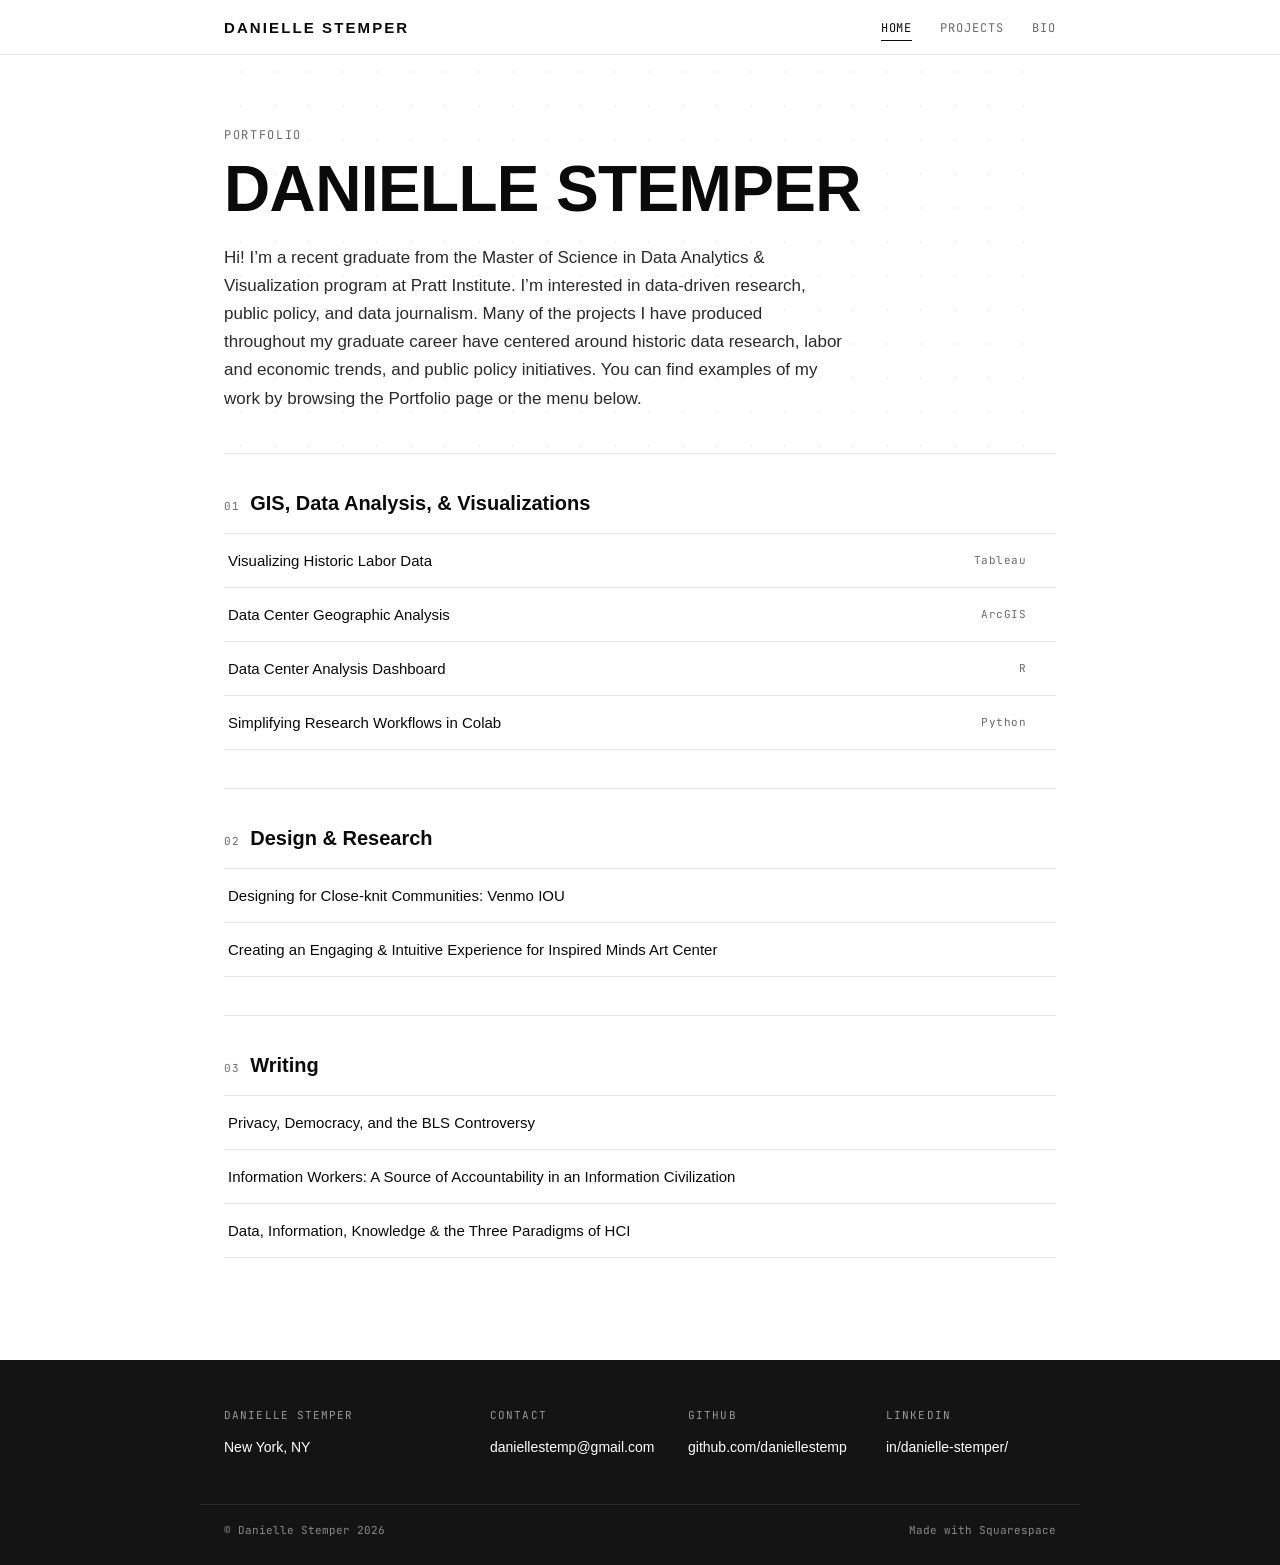
<file: index.html>
<!DOCTYPE html>
<html lang="en">
<head>
<meta charset="UTF-8">
<meta name="viewport" content="width=device-width, initial-scale=1">
<title>DANIELLE STEMPER</title>
<link rel="preconnect" href="https://fonts.googleapis.com">
<link href="https://fonts.googleapis.com/css2?family=JetBrains+Mono:wght@400;500&display=swap" rel="stylesheet">
<link rel="stylesheet" href="style.css">
</head>
<body>

<header>
  <div class="nav-inner">
    <a href="index.html" class="logo">DANIELLE STEMPER</a>
    <nav>
      <ul>
        <li><a href="index.html" class="active">Home</a></li>
        <li><a href="projects.html">Projects</a></li>
        <li><a href="bio.html">Bio</a></li>
      </ul>
    </nav>
  </div>
</header>

<main>
  <div class="hero">
    <canvas id="dots"></canvas>
    <div class="hero-content">
      <p class="eyebrow">Portfolio</p>
      <h1 class="name">DANIELLE STEMPER</h1>
      <p class="lede">Hi! I’m a recent graduate from the Master of Science in Data Analytics &amp; Visualization program at Pratt Institute. I’m interested in data-driven research, public policy, and data journalism. Many of the projects I have produced throughout my graduate career have centered around historic data research, labor and economic trends, and public policy initiatives. You can find examples of my work by browsing the Portfolio page or the menu below.</p>
    </div>
  </div>

  <div class="section">
    <div class="section-head"><span class="tag">01</span><h2>GIS, Data Analysis, &amp; Visualizations</h2></div>
    <div class="rows">
      <div class="row"><a href="tableau-labor.html">
        <span class="title">Visualizing Historic Labor Data</span><span class="type">Tableau</span>
        <span class="arrow">↗</span>
      </a></div>
      <div class="row"><a href="arcgis-data-centers.html">
        <span class="title">Data Center Geographic Analysis</span><span class="type">ArcGIS</span>
        <span class="arrow">↗</span>
      </a></div>
      <div class="row"><a href="energy-dash.html">
        <span class="title">Data Center Analysis Dashboard</span><span class="type">R</span>
        <span class="arrow">↗</span>
      </a></div>
      <div class="row"><a href="python-research.html">
        <span class="title">Simplifying Research Workflows in Colab</span><span class="type">Python</span>
        <span class="arrow">↗</span>
      </a></div>
    </div>
  </div>

  <div class="section">
    <div class="section-head"><span class="tag">02</span><h2>Design &amp; Research</h2></div>
    <div class="rows">
      <div class="row"><a href="venmo-iou.html">
        <span class="title">Designing for Close-knit Communities: Venmo IOU</span>
        <span class="arrow">↗</span>
      </a></div>
      <div class="row"><a href="inspired-minds.html">
        <span class="title">Creating an Engaging &amp; Intuitive Experience for Inspired Minds Art Center</span>
        <span class="arrow">↗</span>
      </a></div>
    </div>
  </div>

  <div class="section">
    <div class="section-head"><span class="tag">03</span><h2>Writing</h2></div>
    <div class="rows">
      <div class="row"><a href="commentary-bls.html">
        <span class="title">Privacy, Democracy, and the BLS Controversy</span>
        <span class="arrow">↗</span>
      </a></div>
      <div class="row"><a href="info-workers-commentary-1.html">
        <span class="title">Information Workers: A Source of Accountability in an Information Civilization</span>
        <span class="arrow">↗</span>
      </a></div>
      <div class="row"><a href="data-info-know-commentary.html">
        <span class="title">Data, Information, Knowledge &amp; the Three Paradigms of HCI</span>
        <span class="arrow">↗</span>
      </a></div>
    </div>
  </div>
</main>

<footer>
  <div class="footer-inner">
    <div><h3>Danielle Stemper</h3><p>New York, NY</p></div>
    <div><h3>Contact</h3><p><a href="mailto:daniellestemp@gmail.com">daniellestemp@gmail.com</a></p></div>
    <div><h3>Github</h3><p><a href="https://github.com/daniellestemp" target="_blank" rel="noopener">github.com/daniellestemp</a></p></div>
    <div><h3>LinkedIn</h3><p><a href="https://www.linkedin.com/in/danielle-stemper/" target="_blank" rel="noopener">in/danielle-stemper/</a></p></div>
  </div>
  <div class="footer-bottom">
    <span>© Danielle Stemper 2026</span>
    <span>Made with Squarespace</span>
  </div>
</footer>

<script>
  const canvas = document.getElementById('dots');
  const ctx = canvas.getContext('2d');
  let w, h, points = [];

  function resize(){
    const hero = canvas.parentElement;
    w = canvas.width = hero.clientWidth;
    h = canvas.height = hero.clientHeight;
    const gap = 34;
    points = [];
    for(let y = gap/2; y < h; y += gap){
      for(let x = gap/2; x < w; x += gap){
        points.push({x, y, ox:x, oy:y});
      }
    }
  }

  let mouse = {x:-9999, y:-9999};
  canvas.parentElement.addEventListener('mousemove', e => {
    const r = canvas.getBoundingClientRect();
    mouse.x = e.clientX - r.left;
    mouse.y = e.clientY - r.top;
  });
  canvas.parentElement.addEventListener('mouseleave', () => { mouse.x = -9999; mouse.y = -9999; });

  function draw(){
    ctx.clearRect(0,0,w,h);
    for(const p of points){
      const dx = mouse.x - p.ox, dy = mouse.y - p.oy;
      const dist = Math.sqrt(dx*dx + dy*dy);
      const force = Math.max(0, 1 - dist / 140);
      p.x += ((p.ox - force*dx*0.35) - p.x) * 0.12;
      p.y += ((p.oy - force*dy*0.35) - p.y) * 0.12;
      const r = 1.1 + force * 1.6;
      ctx.beginPath();
      ctx.arc(p.x, p.y, r, 0, Math.PI*2);
      ctx.fillStyle = `rgba(10,10,10,${0.14 + force*0.5})`;
      ctx.fill();
    }
    requestAnimationFrame(draw);
  }

  window.addEventListener('resize', resize);
  resize();
  draw();
</script>

</body>
</html>
</file>
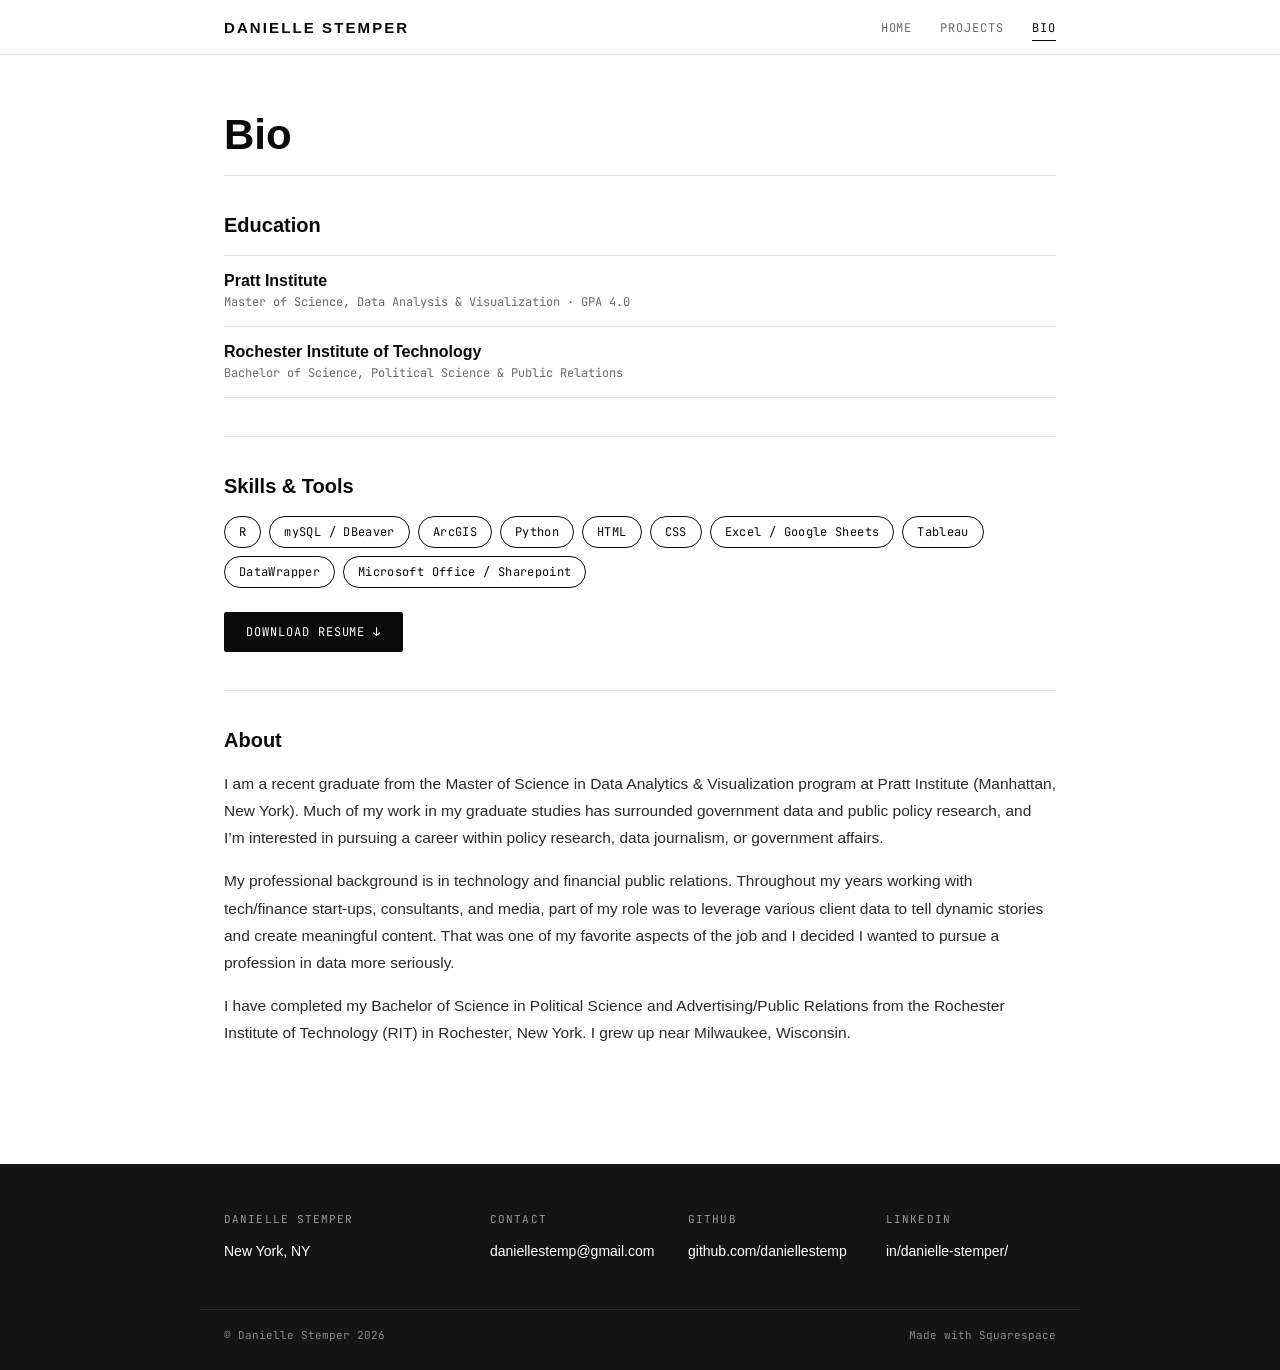
<file: bio.html>
<!DOCTYPE html>
<html lang="en">
<head>
<meta charset="UTF-8">
<meta name="viewport" content="width=device-width, initial-scale=1">
<title>Bio — DANIELLE STEMPER</title>
<link rel="preconnect" href="https://fonts.googleapis.com">
<link href="https://fonts.googleapis.com/css2?family=JetBrains+Mono:wght@400;500&display=swap" rel="stylesheet">
<link rel="stylesheet" href="style.css">
</head>
<body>

<header>
  <div class="nav-inner">
    <a href="index.html" class="logo">DANIELLE STEMPER</a>
    <nav>
      <ul>
        <li><a href="index.html">Home</a></li>
        <li><a href="projects.html">Projects</a></li>
        <li><a href="bio.html" class="active">Bio</a></li>
      </ul>
    </nav>
  </div>
</header>

<main>
  <div class="page-head" style="padding-bottom:0;">
    <h1>Bio</h1>
  </div>

  <div class="section">
    <div class="section-head"><h2>Education</h2></div>
    <div class="bio-grid">
      <div class="edu-item">
        <div class="school">Pratt Institute</div>
        <div class="detail">Master of Science, Data Analysis &amp; Visualization · GPA 4.0</div>
      </div>
      <div class="edu-item">
        <div class="school">Rochester Institute of Technology</div>
        <div class="detail">Bachelor of Science, Political Science &amp; Public Relations</div>
      </div>
    </div>
  </div>

  <div class="section">
    <div class="section-head"><h2>Skills &amp; Tools</h2></div>
    <div class="chips">
      <span class="chip">R</span>
      <span class="chip">mySQL / DBeaver</span>
      <span class="chip">ArcGIS</span>
      <span class="chip">Python</span>
      <span class="chip">HTML</span>
      <span class="chip">CSS</span>
      <span class="chip">Excel / Google Sheets</span>
      <span class="chip">Tableau</span>
      <span class="chip">DataWrapper</span>
      <span class="chip">Microsoft Office / Sharepoint</span>
    </div>
    <a class="resume-btn" href="https://www.daniellestemper.com/s/DanielleStemper_Resume-1.pdf" target="_blank" rel="noopener">Download Resume ↓</a>
  </div>

  <div class="section">
    <div class="section-head"><h2>About</h2></div>
    <div class="about-copy">
      <p>I am a recent graduate from the Master of Science in Data Analytics &amp; Visualization program at Pratt Institute (Manhattan, New York). Much of my work in my graduate studies has surrounded government data and public policy research, and I’m interested in pursuing a career within policy research, data journalism, or government affairs.</p>
      <p>My professional background is in technology and financial public relations. Throughout my years working with tech/finance start-ups, consultants, and media, part of my role was to leverage various client data to tell dynamic stories and create meaningful content. That was one of my favorite aspects of the job and I decided I wanted to pursue a profession in data more seriously.</p>
      <p>I have completed my Bachelor of Science in Political Science and Advertising/Public Relations from the Rochester Institute of Technology (RIT) in Rochester, New York. I grew up near Milwaukee, Wisconsin.</p>
    </div>
  </div>
</main>

<footer>
  <div class="footer-inner">
    <div><h3>Danielle Stemper</h3><p>New York, NY</p></div>
    <div><h3>Contact</h3><p><a href="mailto:daniellestemp@gmail.com">daniellestemp@gmail.com</a></p></div>
    <div><h3>Github</h3><p><a href="https://github.com/daniellestemp" target="_blank" rel="noopener">github.com/daniellestemp</a></p></div>
    <div><h3>LinkedIn</h3><p><a href="https://www.linkedin.com/in/danielle-stemper/" target="_blank" rel="noopener">in/danielle-stemper/</a></p></div>
  </div>
  <div class="footer-bottom">
    <span>© Danielle Stemper 2026</span>
    <span>Made with Squarespace</span>
  </div>
</footer>

</body>
</html>
</file>
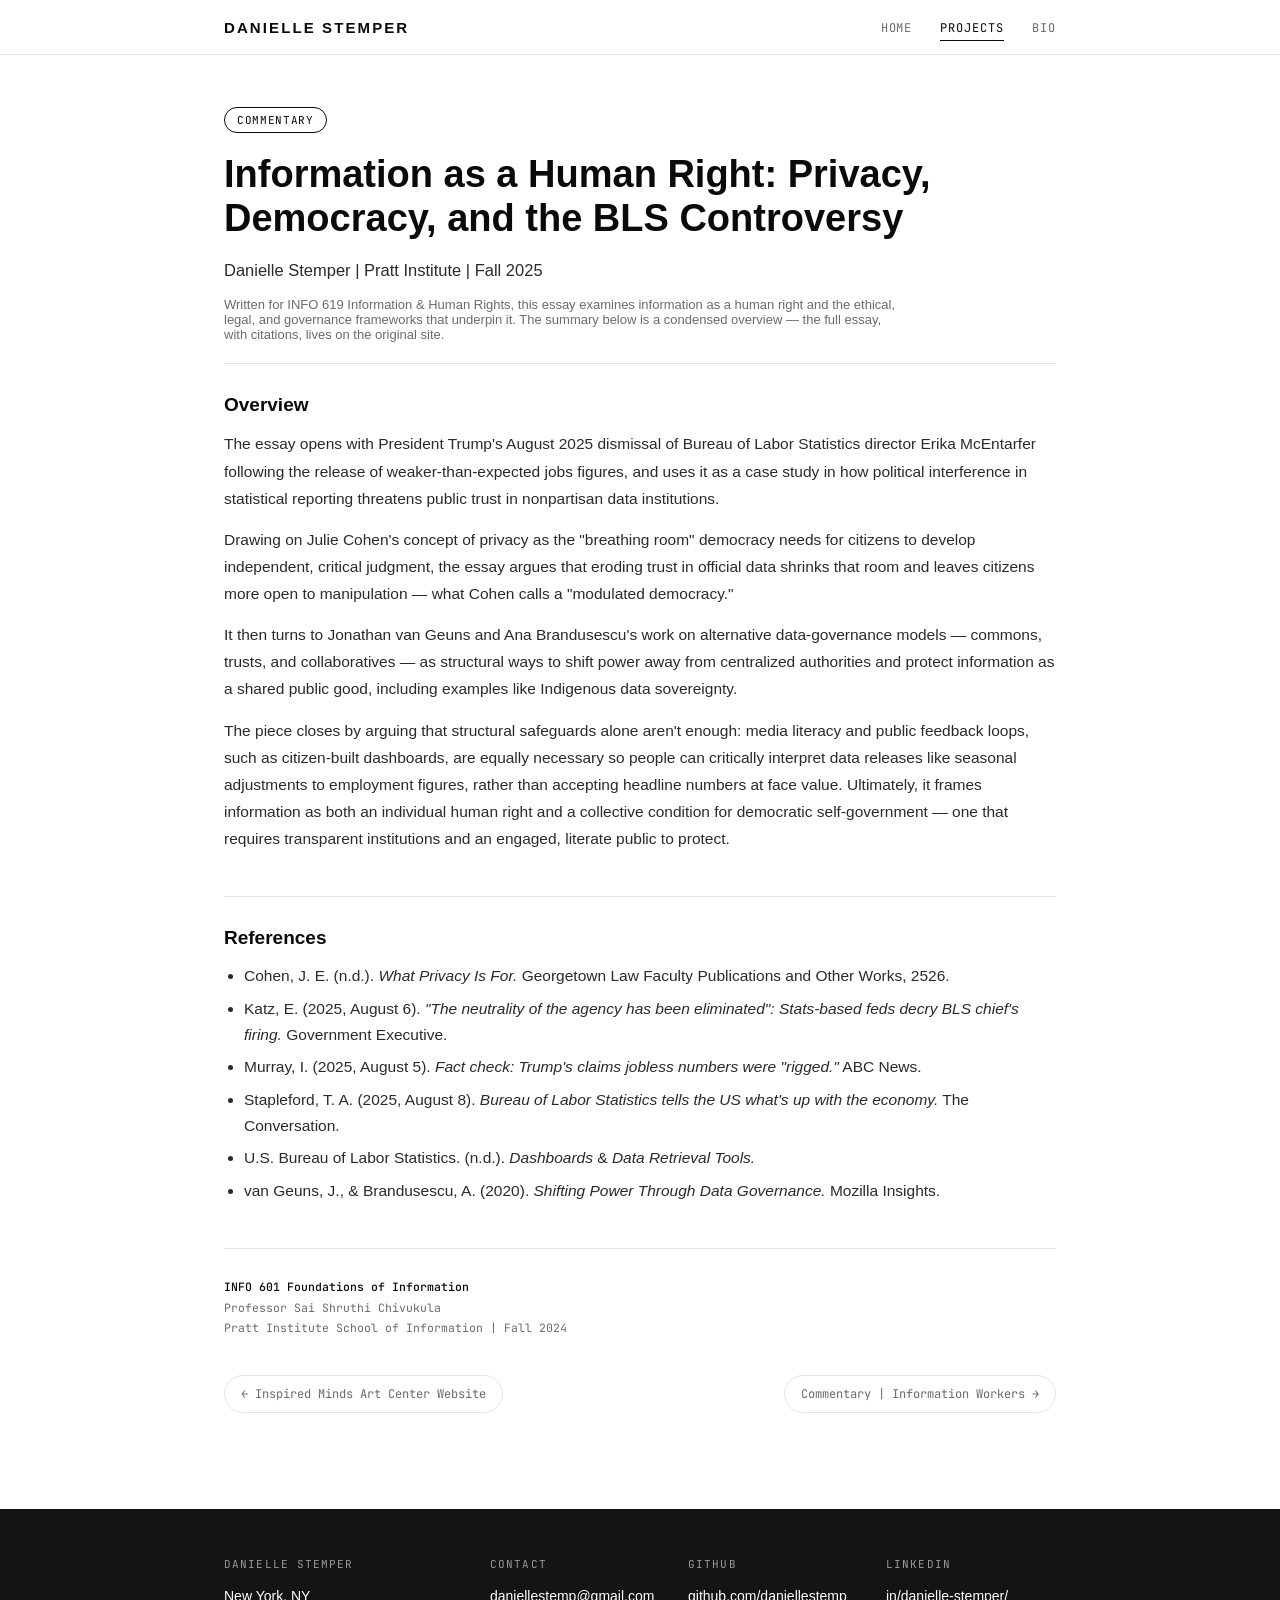
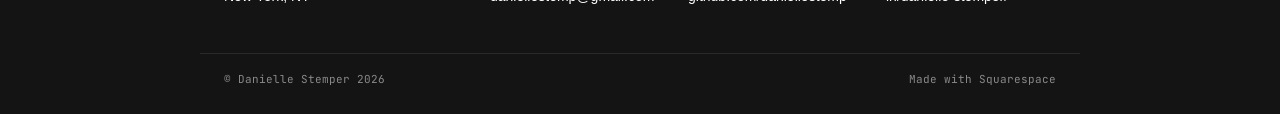
<file: commentary-bls.html>
<!DOCTYPE html>
<html lang="en">
<head>
<meta charset="UTF-8">
<meta name="viewport" content="width=device-width, initial-scale=1">
<title>Commentary | Privacy, Democracy, and the BLS Controversy — DANIELLE STEMPER</title>
<link rel="preconnect" href="https://fonts.googleapis.com">
<link href="https://fonts.googleapis.com/css2?family=JetBrains+Mono:wght@400;500&display=swap" rel="stylesheet">
<link rel="stylesheet" href="style.css">
</head>
<body>

<header>
  <div class="nav-inner">
    <a href="index.html" class="logo">DANIELLE STEMPER</a>
    <nav>
      <ul>
        <li><a href="index.html">Home</a></li>
        <li><a href="projects.html" class="active">Projects</a></li>
        <li><a href="bio.html">Bio</a></li>
      </ul>
    </nav>
  </div>
</header>

<main>
  <div class="project-hero">
    <div class="tags"><span class="tag-chip">Commentary</span></div>
    <h1>Information as a Human Right: Privacy, Democracy, and the BLS Controversy</h1>
    <p class="project-lede">Danielle Stemper | Pratt Institute | Fall 2025</p>
    <p style="font-size:13px;color:var(--gray-500);max-width:680px;">Written for INFO 619 Information &amp; Human Rights, this essay examines information as a human right and the ethical, legal, and governance frameworks that underpin it. The summary below is a condensed overview — the full essay, with citations, lives on the original site.</p>
  </div>

  <div class="art-section">
    <h2>Overview</h2>
    <p>The essay opens with President Trump's August 2025 dismissal of Bureau of Labor Statistics director Erika McEntarfer following the release of weaker-than-expected jobs figures, and uses it as a case study in how political interference in statistical reporting threatens public trust in nonpartisan data institutions.</p>
    <p>Drawing on Julie Cohen's concept of privacy as the "breathing room" democracy needs for citizens to develop independent, critical judgment, the essay argues that eroding trust in official data shrinks that room and leaves citizens more open to manipulation — what Cohen calls a "modulated democracy."</p>
    <p>It then turns to Jonathan van Geuns and Ana Brandusescu's work on alternative data-governance models — commons, trusts, and collaboratives — as structural ways to shift power away from centralized authorities and protect information as a shared public good, including examples like Indigenous data sovereignty.</p>
    <p>The piece closes by arguing that structural safeguards alone aren't enough: media literacy and public feedback loops, such as citizen-built dashboards, are equally necessary so people can critically interpret data releases like seasonal adjustments to employment figures, rather than accepting headline numbers at face value. Ultimately, it frames information as both an individual human right and a collective condition for democratic self-government — one that requires transparent institutions and an engaged, literate public to protect.</p>
  </div>

  <div class="art-section">
    <h2>References</h2>
    <ul style="font-size:13.5px;line-height:1.8;">
      <li>Cohen, J. E. (n.d.). <em>What Privacy Is For.</em> Georgetown Law Faculty Publications and Other Works, 2526.</li>
      <li>Katz, E. (2025, August 6). <em>"The neutrality of the agency has been eliminated": Stats-based feds decry BLS chief's firing.</em> Government Executive.</li>
      <li>Murray, I. (2025, August 5). <em>Fact check: Trump's claims jobless numbers were "rigged."</em> ABC News.</li>
      <li>Stapleford, T. A. (2025, August 8). <em>Bureau of Labor Statistics tells the US what's up with the economy.</em> The Conversation.</li>
      <li>U.S. Bureau of Labor Statistics. (n.d.). <em>Dashboards</em> &amp; <em>Data Retrieval Tools.</em></li>
      <li>van Geuns, J., &amp; Brandusescu, A. (2020). <em>Shifting Power Through Data Governance.</em> Mozilla Insights.</li>
    </ul>
  </div>

  <div class="course-meta">
    <strong>INFO 601 Foundations of Information</strong><br>
    Professor Sai Shruthi Chivukula<br>
    Pratt Institute School of Information | Fall 2024
  </div>

  <div class="prevnext">
    <a href="inspired-minds.html">← Inspired Minds Art Center Website</a>
    <a href="info-workers-commentary-1.html">Commentary | Information Workers →</a>
  </div>
</main>

<footer>
  <div class="footer-inner">
    <div><h3>Danielle Stemper</h3><p>New York, NY</p></div>
    <div><h3>Contact</h3><p><a href="mailto:daniellestemp@gmail.com">daniellestemp@gmail.com</a></p></div>
    <div><h3>Github</h3><p><a href="https://github.com/daniellestemp" target="_blank" rel="noopener">github.com/daniellestemp</a></p></div>
    <div><h3>LinkedIn</h3><p><a href="https://www.linkedin.com/in/danielle-stemper/" target="_blank" rel="noopener">in/danielle-stemper/</a></p></div>
  </div>
  <div class="footer-bottom">
    <span>© Danielle Stemper 2026</span>
    <span>Made with Squarespace</span>
  </div>
</footer>

</body>
</html>
</file>
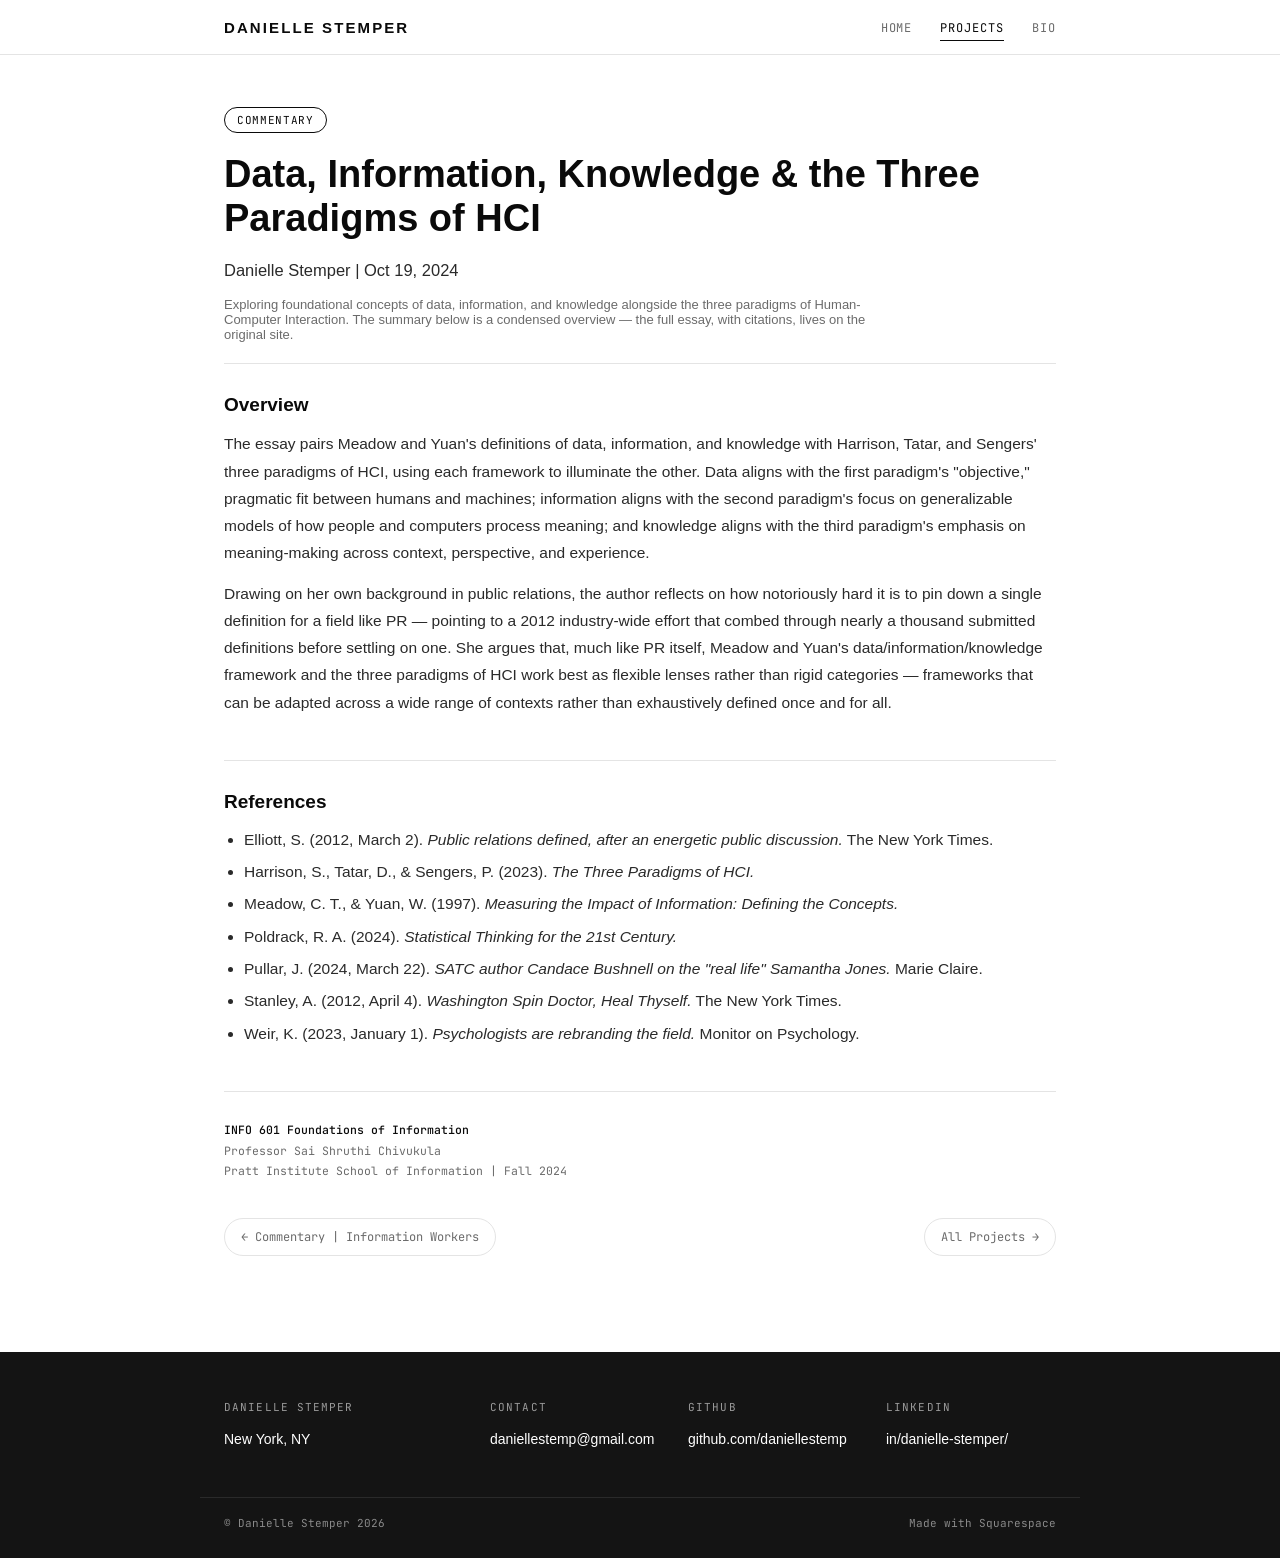
<file: data-info-know-commentary.html>
<!DOCTYPE html>
<html lang="en">
<head>
<meta charset="UTF-8">
<meta name="viewport" content="width=device-width, initial-scale=1">
<title>Commentary | Data, Information, Knowledge &amp; the Three Paradigms of HCI — DANIELLE STEMPER</title>
<link rel="preconnect" href="https://fonts.googleapis.com">
<link href="https://fonts.googleapis.com/css2?family=JetBrains+Mono:wght@400;500&display=swap" rel="stylesheet">
<link rel="stylesheet" href="style.css">
</head>
<body>

<header>
  <div class="nav-inner">
    <a href="index.html" class="logo">DANIELLE STEMPER</a>
    <nav>
      <ul>
        <li><a href="index.html">Home</a></li>
        <li><a href="projects.html" class="active">Projects</a></li>
        <li><a href="bio.html">Bio</a></li>
      </ul>
    </nav>
  </div>
</header>

<main>
  <div class="project-hero">
    <div class="tags"><span class="tag-chip">Commentary</span></div>
    <h1>Data, Information, Knowledge &amp; the Three Paradigms of HCI</h1>
    <p class="project-lede">Danielle Stemper | Oct 19, 2024</p>
    <p style="font-size:13px;color:var(--gray-500);max-width:680px;">Exploring foundational concepts of data, information, and knowledge alongside the three paradigms of Human-Computer Interaction. The summary below is a condensed overview — the full essay, with citations, lives on the original site.</p>
  </div>

  <div class="art-section">
    <h2>Overview</h2>
    <p>The essay pairs Meadow and Yuan's definitions of data, information, and knowledge with Harrison, Tatar, and Sengers' three paradigms of HCI, using each framework to illuminate the other. Data aligns with the first paradigm's "objective," pragmatic fit between humans and machines; information aligns with the second paradigm's focus on generalizable models of how people and computers process meaning; and knowledge aligns with the third paradigm's emphasis on meaning-making across context, perspective, and experience.</p>
    <p>Drawing on her own background in public relations, the author reflects on how notoriously hard it is to pin down a single definition for a field like PR — pointing to a 2012 industry-wide effort that combed through nearly a thousand submitted definitions before settling on one. She argues that, much like PR itself, Meadow and Yuan's data/information/knowledge framework and the three paradigms of HCI work best as flexible lenses rather than rigid categories — frameworks that can be adapted across a wide range of contexts rather than exhaustively defined once and for all.</p>
  </div>

  <div class="art-section">
    <h2>References</h2>
    <ul style="font-size:13.5px;line-height:1.8;">
      <li>Elliott, S. (2012, March 2). <em>Public relations defined, after an energetic public discussion.</em> The New York Times.</li>
      <li>Harrison, S., Tatar, D., &amp; Sengers, P. (2023). <em>The Three Paradigms of HCI.</em></li>
      <li>Meadow, C. T., &amp; Yuan, W. (1997). <em>Measuring the Impact of Information: Defining the Concepts.</em></li>
      <li>Poldrack, R. A. (2024). <em>Statistical Thinking for the 21st Century.</em></li>
      <li>Pullar, J. (2024, March 22). <em>SATC author Candace Bushnell on the "real life" Samantha Jones.</em> Marie Claire.</li>
      <li>Stanley, A. (2012, April 4). <em>Washington Spin Doctor, Heal Thyself.</em> The New York Times.</li>
      <li>Weir, K. (2023, January 1). <em>Psychologists are rebranding the field.</em> Monitor on Psychology.</li>
    </ul>
  </div>

  <div class="course-meta">
    <strong>INFO 601 Foundations of Information</strong><br>
    Professor Sai Shruthi Chivukula<br>
    Pratt Institute School of Information | Fall 2024
  </div>

  <div class="prevnext">
    <a href="info-workers-commentary-1.html">← Commentary | Information Workers</a>
    <a href="projects.html">All Projects →</a>
  </div>
</main>

<footer>
  <div class="footer-inner">
    <div><h3>Danielle Stemper</h3><p>New York, NY</p></div>
    <div><h3>Contact</h3><p><a href="mailto:daniellestemp@gmail.com">daniellestemp@gmail.com</a></p></div>
    <div><h3>Github</h3><p><a href="https://github.com/daniellestemp" target="_blank" rel="noopener">github.com/daniellestemp</a></p></div>
    <div><h3>LinkedIn</h3><p><a href="https://www.linkedin.com/in/danielle-stemper/" target="_blank" rel="noopener">in/danielle-stemper/</a></p></div>
  </div>
  <div class="footer-bottom">
    <span>© Danielle Stemper 2026</span>
    <span>Made with Squarespace</span>
  </div>
</footer>

</body>
</html>
</file>
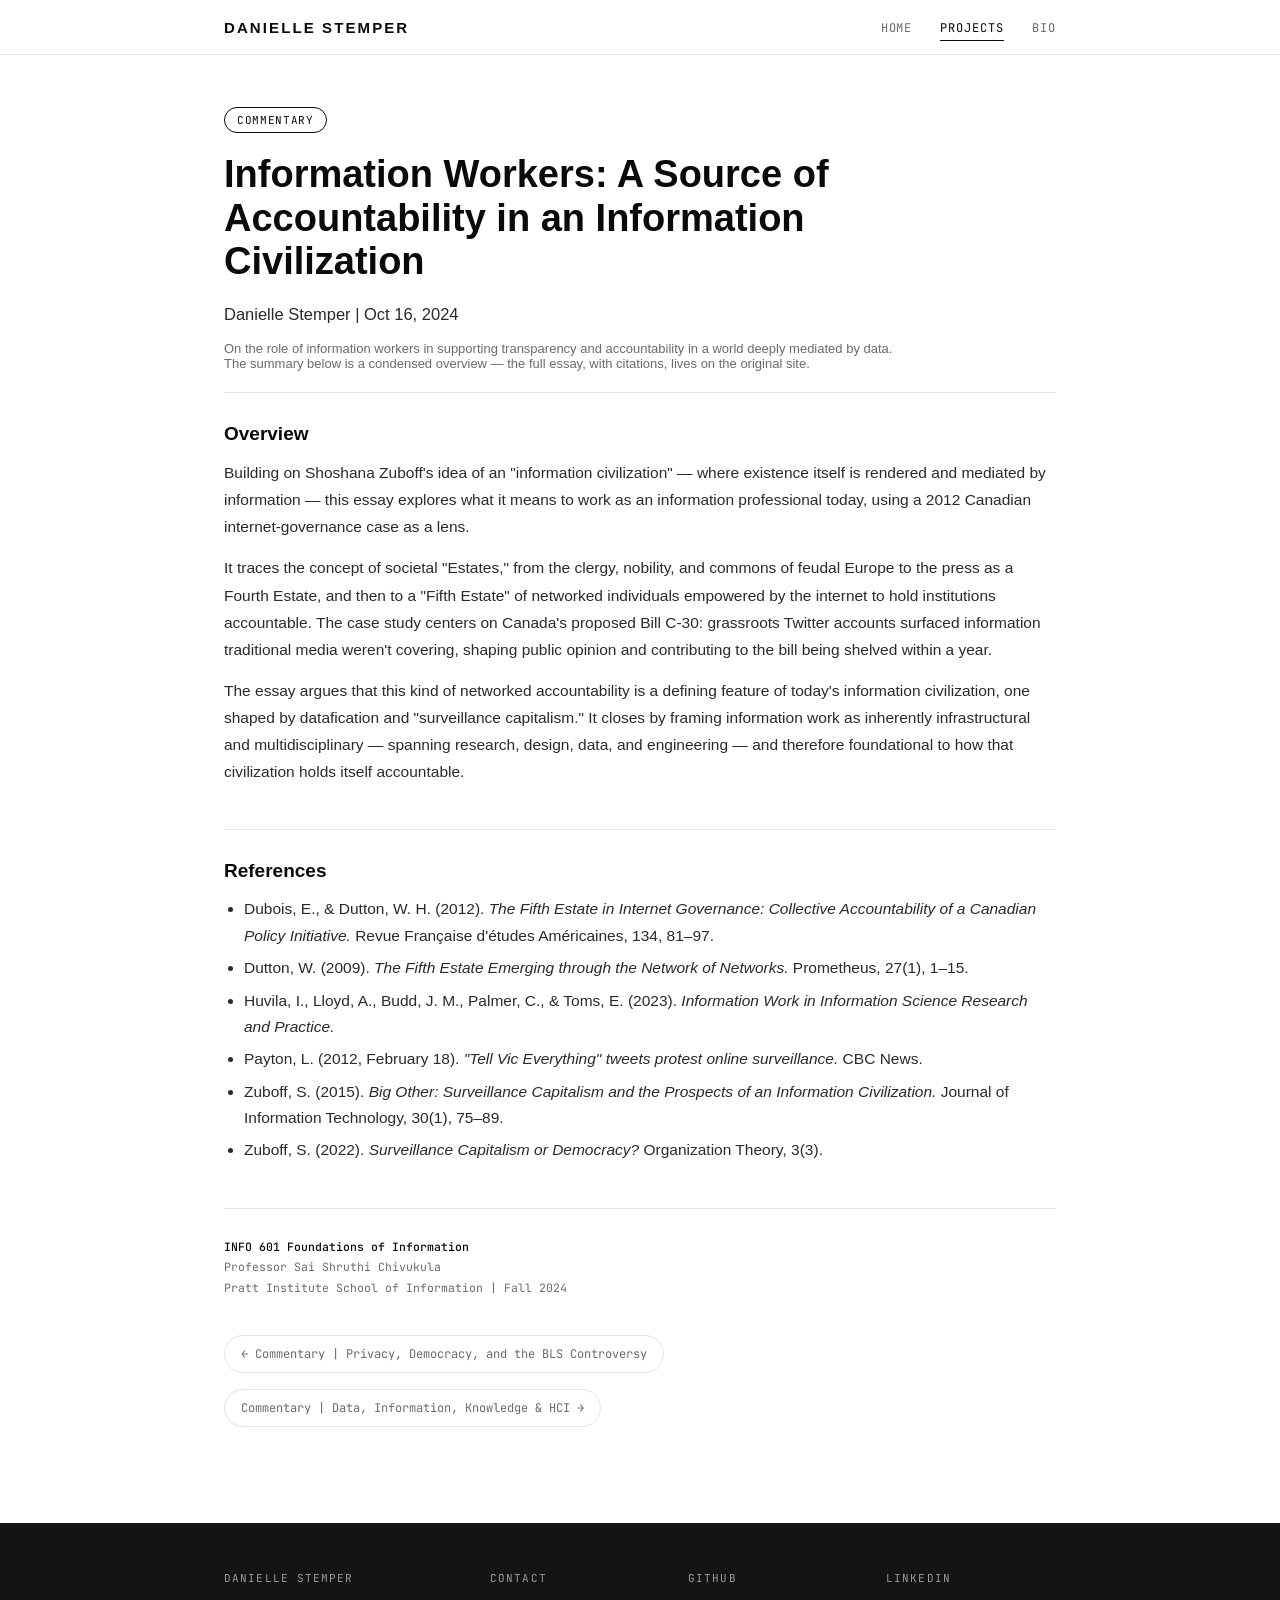
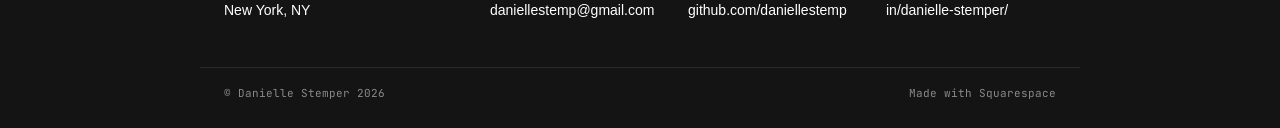
<file: info-workers-commentary-1.html>
<!DOCTYPE html>
<html lang="en">
<head>
<meta charset="UTF-8">
<meta name="viewport" content="width=device-width, initial-scale=1">
<title>Commentary | Information Workers in an Information Civilization — DANIELLE STEMPER</title>
<link rel="preconnect" href="https://fonts.googleapis.com">
<link href="https://fonts.googleapis.com/css2?family=JetBrains+Mono:wght@400;500&display=swap" rel="stylesheet">
<link rel="stylesheet" href="style.css">
</head>
<body>

<header>
  <div class="nav-inner">
    <a href="index.html" class="logo">DANIELLE STEMPER</a>
    <nav>
      <ul>
        <li><a href="index.html">Home</a></li>
        <li><a href="projects.html" class="active">Projects</a></li>
        <li><a href="bio.html">Bio</a></li>
      </ul>
    </nav>
  </div>
</header>

<main>
  <div class="project-hero">
    <div class="tags"><span class="tag-chip">Commentary</span></div>
    <h1>Information Workers: A Source of Accountability in an Information Civilization</h1>
    <p class="project-lede">Danielle Stemper | Oct 16, 2024</p>
    <p style="font-size:13px;color:var(--gray-500);max-width:680px;">On the role of information workers in supporting transparency and accountability in a world deeply mediated by data. The summary below is a condensed overview — the full essay, with citations, lives on the original site.</p>
  </div>

  <div class="art-section">
    <h2>Overview</h2>
    <p>Building on Shoshana Zuboff's idea of an "information civilization" — where existence itself is rendered and mediated by information — this essay explores what it means to work as an information professional today, using a 2012 Canadian internet-governance case as a lens.</p>
    <p>It traces the concept of societal "Estates," from the clergy, nobility, and commons of feudal Europe to the press as a Fourth Estate, and then to a "Fifth Estate" of networked individuals empowered by the internet to hold institutions accountable. The case study centers on Canada's proposed Bill C-30: grassroots Twitter accounts surfaced information traditional media weren't covering, shaping public opinion and contributing to the bill being shelved within a year.</p>
    <p>The essay argues that this kind of networked accountability is a defining feature of today's information civilization, one shaped by datafication and "surveillance capitalism." It closes by framing information work as inherently infrastructural and multidisciplinary — spanning research, design, data, and engineering — and therefore foundational to how that civilization holds itself accountable.</p>
  </div>

  <div class="art-section">
    <h2>References</h2>
    <ul style="font-size:13.5px;line-height:1.8;">
      <li>Dubois, E., &amp; Dutton, W. H. (2012). <em>The Fifth Estate in Internet Governance: Collective Accountability of a Canadian Policy Initiative.</em> Revue Française d'études Américaines, 134, 81–97.</li>
      <li>Dutton, W. (2009). <em>The Fifth Estate Emerging through the Network of Networks.</em> Prometheus, 27(1), 1–15.</li>
      <li>Huvila, I., Lloyd, A., Budd, J. M., Palmer, C., &amp; Toms, E. (2023). <em>Information Work in Information Science Research and Practice.</em></li>
      <li>Payton, L. (2012, February 18). <em>"Tell Vic Everything" tweets protest online surveillance.</em> CBC News.</li>
      <li>Zuboff, S. (2015). <em>Big Other: Surveillance Capitalism and the Prospects of an Information Civilization.</em> Journal of Information Technology, 30(1), 75–89.</li>
      <li>Zuboff, S. (2022). <em>Surveillance Capitalism or Democracy?</em> Organization Theory, 3(3).</li>
    </ul>
  </div>

  <div class="course-meta">
    <strong>INFO 601 Foundations of Information</strong><br>
    Professor Sai Shruthi Chivukula<br>
    Pratt Institute School of Information | Fall 2024
  </div>

  <div class="prevnext">
    <a href="commentary-bls.html">← Commentary | Privacy, Democracy, and the BLS Controversy</a>
    <a href="data-info-know-commentary.html">Commentary | Data, Information, Knowledge &amp; HCI →</a>
  </div>
</main>

<footer>
  <div class="footer-inner">
    <div><h3>Danielle Stemper</h3><p>New York, NY</p></div>
    <div><h3>Contact</h3><p><a href="mailto:daniellestemp@gmail.com">daniellestemp@gmail.com</a></p></div>
    <div><h3>Github</h3><p><a href="https://github.com/daniellestemp" target="_blank" rel="noopener">github.com/daniellestemp</a></p></div>
    <div><h3>LinkedIn</h3><p><a href="https://www.linkedin.com/in/danielle-stemper/" target="_blank" rel="noopener">in/danielle-stemper/</a></p></div>
  </div>
  <div class="footer-bottom">
    <span>© Danielle Stemper 2026</span>
    <span>Made with Squarespace</span>
  </div>
</footer>

</body>
</html>
</file>
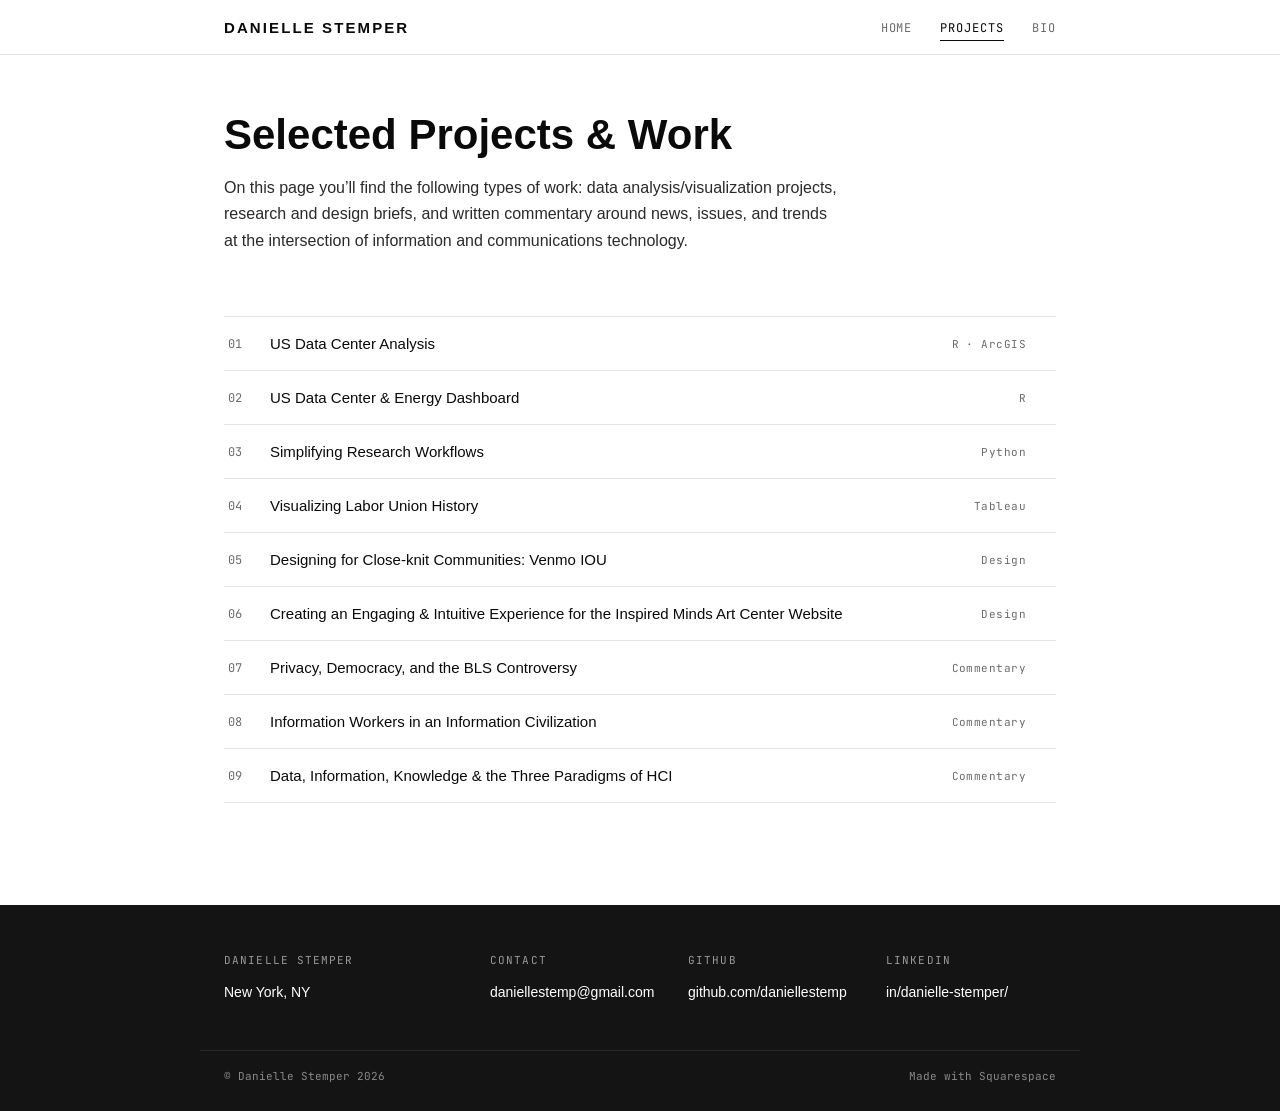
<file: projects.html>
<!DOCTYPE html>
<html lang="en">
<head>
<meta charset="UTF-8">
<meta name="viewport" content="width=device-width, initial-scale=1">
<title>Projects — DANIELLE STEMPER</title>
<link rel="preconnect" href="https://fonts.googleapis.com">
<link href="https://fonts.googleapis.com/css2?family=JetBrains+Mono:wght@400;500&display=swap" rel="stylesheet">
<link rel="stylesheet" href="style.css">
</head>
<body>

<header>
  <div class="nav-inner">
    <a href="index.html" class="logo">DANIELLE STEMPER</a>
    <nav>
      <ul>
        <li><a href="index.html">Home</a></li>
        <li><a href="projects.html" class="active">Projects</a></li>
        <li><a href="bio.html">Bio</a></li>
      </ul>
    </nav>
  </div>
</header>

<main>
  <div class="page-head">
    <h1>Selected Projects &amp; Work</h1>
    <p>On this page you’ll find the following types of work: data analysis/visualization projects, research and design briefs, and written commentary around news, issues, and trends at the intersection of information and communications technology.</p>
  </div>

  <div class="section" style="border-top:none;">
    <div class="rows">
      <div class="row"><a href="arcgis-data-centers.html">
        <span class="idx">01</span><span class="title">US Data Center Analysis</span><span class="type">R · ArcGIS</span><span class="arrow">↗</span>
      </a></div>
      <div class="row"><a href="energy-dash.html">
        <span class="idx">02</span><span class="title">US Data Center &amp; Energy Dashboard</span><span class="type">R</span><span class="arrow">↗</span>
      </a></div>
      <div class="row"><a href="python-research.html">
        <span class="idx">03</span><span class="title">Simplifying Research Workflows</span><span class="type">Python</span><span class="arrow">↗</span>
      </a></div>
      <div class="row"><a href="tableau-labor.html">
        <span class="idx">04</span><span class="title">Visualizing Labor Union History</span><span class="type">Tableau</span><span class="arrow">↗</span>
      </a></div>
      <div class="row"><a href="venmo-iou.html">
        <span class="idx">05</span><span class="title">Designing for Close-knit Communities: Venmo IOU</span><span class="type">Design</span><span class="arrow">↗</span>
      </a></div>
      <div class="row"><a href="inspired-minds.html">
        <span class="idx">06</span><span class="title">Creating an Engaging &amp; Intuitive Experience for the Inspired Minds Art Center Website</span><span class="type">Design</span><span class="arrow">↗</span>
      </a></div>
      <div class="row"><a href="commentary-bls.html">
        <span class="idx">07</span><span class="title">Privacy, Democracy, and the BLS Controversy</span><span class="type">Commentary</span><span class="arrow">↗</span>
      </a></div>
      <div class="row"><a href="info-workers-commentary-1.html">
        <span class="idx">08</span><span class="title">Information Workers in an Information Civilization</span><span class="type">Commentary</span><span class="arrow">↗</span>
      </a></div>
      <div class="row"><a href="data-info-know-commentary.html">
        <span class="idx">09</span><span class="title">Data, Information, Knowledge &amp; the Three Paradigms of HCI</span><span class="type">Commentary</span><span class="arrow">↗</span>
      </a></div>
    </div>
  </div>
</main>

<footer>
  <div class="footer-inner">
    <div><h3>Danielle Stemper</h3><p>New York, NY</p></div>
    <div><h3>Contact</h3><p><a href="mailto:daniellestemp@gmail.com">daniellestemp@gmail.com</a></p></div>
    <div><h3>Github</h3><p><a href="https://github.com/daniellestemp" target="_blank" rel="noopener">github.com/daniellestemp</a></p></div>
    <div><h3>LinkedIn</h3><p><a href="https://www.linkedin.com/in/danielle-stemper/" target="_blank" rel="noopener">in/danielle-stemper/</a></p></div>
  </div>
  <div class="footer-bottom">
    <span>© Danielle Stemper 2026</span>
    <span>Made with Squarespace</span>
  </div>
</footer>

</body>
</html>
</file>
<file: style.css>
:root{
  --black:#0a0a0a;
  --white:#ffffff;
  --ink:#141414;
  --gray-500:#6b6b6b;
  --gray-200:#e4e4e4;
  --gray-50:#fafafa;
  --display: 'Helvetica Neue', Helvetica, Arial, sans-serif;
  --body: 'Helvetica Neue', Helvetica, Arial, sans-serif;
  --mono: 'JetBrains Mono', monospace;
  --max: 880px;
}
*{box-sizing:border-box;}
html{scroll-behavior:smooth;}
body{
  margin:0;
  font-family:var(--body);
  color:var(--black);
  background:var(--white);
  -webkit-font-smoothing:antialiased;
}
a{color:inherit;text-decoration:none;}
img{max-width:100%;}
::selection{background:var(--black);color:var(--white);}

/* ---------- NAV ---------- */
header{
  position:sticky;top:0;z-index:50;
  background:rgba(255,255,255,.88);
  backdrop-filter:blur(8px);
  border-bottom:1px solid var(--gray-200);
}
.nav-inner{
  max-width:var(--max);margin:0 auto;padding:18px 24px;
  display:flex;align-items:center;justify-content:space-between;
}
.logo{
  font-family:var(--display);font-weight:700;font-size:15px;
  letter-spacing:.14em;
}
nav ul{list-style:none;display:flex;gap:28px;margin:0;padding:0;}
nav a{
  font-family:var(--mono);font-size:12px;letter-spacing:.08em;
  text-transform:uppercase;color:var(--gray-500);
  padding:4px 0;border-bottom:1px solid transparent;
  transition:color .2s, border-color .2s;
}
nav a:hover,nav a.active{color:var(--black);border-bottom-color:var(--black);}

/* ---------- LAYOUT ---------- */
main{max-width:var(--max);margin:0 auto;padding:0 24px;}

/* ---------- HERO / DOT FIELD (home only) ---------- */
.hero{position:relative;padding:72px 0 40px;overflow:hidden;}
.hero canvas{position:absolute;inset:0;width:100%;height:100%;opacity:.5;pointer-events:none;}
.hero-content{position:relative;}
.eyebrow{
  font-family:var(--mono);font-size:12px;letter-spacing:.14em;
  color:var(--gray-500);text-transform:uppercase;margin:0 0 14px;
}
h1.name{
  font-family:var(--display);font-weight:700;
  font-size:clamp(38px,6vw,64px);line-height:1.02;letter-spacing:-.01em;
  margin:0 0 22px;
}
.lede{max-width:620px;font-size:17px;line-height:1.65;color:#2a2a2a;margin:0;}

/* ---------- SECTION HEADINGS ---------- */
.section{padding:38px 0;border-top:1px solid var(--gray-200);}
.section-head{display:flex;align-items:baseline;gap:10px;margin-bottom:18px;}
.section-head .tag{
  font-family:var(--mono);font-size:11px;color:var(--gray-500);
  letter-spacing:.1em;text-transform:uppercase;
}
.section-head h2{font-family:var(--display);font-weight:600;font-size:20px;margin:0;}

/* ---------- PROJECT ROWS (data-table feel) ---------- */
.rows{display:flex;flex-direction:column;}
.row{
  display:flex;align-items:center;gap:16px;
  padding:16px 4px;border-bottom:1px solid var(--gray-200);
  transition:padding-left .2s ease, background .2s ease;
}
.row:first-child{border-top:1px solid var(--gray-200);}
.row a{display:flex;align-items:center;gap:16px;width:100%;}
.row .idx{font-family:var(--mono);font-size:12px;color:var(--gray-500);width:26px;flex:none;}
.row .title{font-size:15px;font-weight:500;line-height:1.4;}
.row .type{
  margin-left:auto;font-family:var(--mono);font-size:11px;color:var(--gray-500);
  letter-spacing:.04em;white-space:nowrap;padding-left:12px;
}
.row .arrow{
  flex:none;font-family:var(--mono);opacity:0;transform:translateX(-4px);
  transition:opacity .2s ease, transform .2s ease;
}
.row:hover{background:var(--gray-50);padding-left:10px;}
.row:hover .arrow{opacity:1;transform:translateX(0);}
.row:hover .title{text-decoration:underline;text-underline-offset:3px;}

/* ---------- PAGE / PROJECTS INTRO ---------- */
.page-head{padding:56px 0 8px;}
.page-head h1{
  font-family:var(--display);font-weight:700;font-size:clamp(30px,4.5vw,42px);
  margin:0 0 16px;
}
.page-head p{max-width:620px;color:#2a2a2a;line-height:1.65;font-size:16px;}

/* ---------- BIO ---------- */
.bio-grid{display:grid;grid-template-columns:1fr;gap:0;}
.edu-item{padding:16px 0;border-bottom:1px solid var(--gray-200);}
.edu-item:first-child{border-top:1px solid var(--gray-200);}
.edu-item .school{font-family:var(--display);font-weight:600;font-size:16px;}
.edu-item .detail{font-family:var(--mono);font-size:12px;color:var(--gray-500);margin-top:4px;}
.chips{display:flex;flex-wrap:wrap;gap:8px;}
.chip{
  font-family:var(--mono);font-size:12px;letter-spacing:.03em;
  border:1px solid var(--black);border-radius:999px;padding:7px 14px;
}
.resume-btn{
  display:inline-flex;align-items:center;gap:8px;
  margin-top:24px;padding:12px 22px;background:var(--black);color:var(--white);
  font-family:var(--mono);font-size:12px;letter-spacing:.08em;text-transform:uppercase;
  border-radius:2px;transition:background .2s;
}
.resume-btn:hover{background:#2c2c2c;}
.about-copy p{font-size:15.5px;line-height:1.75;color:#2a2a2a;margin:0 0 16px;}

/* ---------- PROJECT ARTICLE PAGES ---------- */
.project-hero{padding:52px 0 8px;}
.tags{display:flex;flex-wrap:wrap;gap:8px;margin-bottom:20px;}
.tag-chip{
  font-family:var(--mono);font-size:11px;letter-spacing:.06em;text-transform:uppercase;
  border:1px solid var(--black);border-radius:999px;padding:5px 12px;
}
.project-hero h1{
  font-family:var(--display);font-weight:700;font-size:clamp(26px,4vw,38px);
  line-height:1.15;margin:0 0 16px;max-width:760px;
}
.project-lede{font-size:16.5px;line-height:1.7;color:#2a2a2a;max-width:680px;margin:0;}

.art-section{padding:30px 0;border-top:1px solid var(--gray-200);}
.art-section h2{font-family:var(--display);font-weight:600;font-size:19px;margin:0 0 14px;}
.art-section h3{font-family:var(--display);font-weight:600;font-size:15px;margin:22px 0 8px;}
.art-section p{font-size:15.5px;line-height:1.75;color:#2a2a2a;margin:0 0 14px;}
.art-section ul{padding-left:20px;margin:0 0 14px;}
.art-section li{font-size:15.5px;line-height:1.7;color:#2a2a2a;margin-bottom:6px;}

figure{margin:20px 0;}
figure img{width:100%;display:block;border:1px solid var(--gray-200);}
figcaption{font-family:var(--mono);font-size:11.5px;color:var(--gray-500);margin-top:8px;line-height:1.5;}
.img-pair{display:grid;grid-template-columns:1fr 1fr;gap:16px;}

.pull-quote{
  font-family:var(--display);font-weight:600;font-size:20px;line-height:1.4;
  border-left:2px solid var(--black);padding:2px 0 2px 20px;margin:24px 0;max-width:640px;
}
.attr{font-family:var(--mono);font-size:11.5px;color:var(--gray-500);margin-top:8px;}

.links-row{display:flex;flex-wrap:wrap;gap:10px;margin-top:6px;}
.link-chip{
  display:inline-flex;align-items:center;gap:6px;font-family:var(--mono);font-size:12px;
  border:1px solid var(--black);border-radius:999px;padding:8px 14px;transition:background .2s,color .2s;
}
.link-chip:hover{background:var(--black);color:var(--white);}

.course-meta{
  font-family:var(--mono);font-size:11.5px;color:var(--gray-500);line-height:1.8;
  padding:28px 0;border-top:1px solid var(--gray-200);
}
.course-meta strong{color:var(--black);font-weight:500;}

.prevnext{display:flex;justify-content:space-between;gap:16px;padding:8px 0 32px;flex-wrap:wrap;}
.prevnext a{
  font-family:var(--mono);font-size:12px;color:var(--gray-500);
  border:1px solid var(--gray-200);border-radius:999px;padding:10px 16px;transition:.2s;
}
.prevnext a:hover{border-color:var(--black);color:var(--black);}

/* ---------- FOOTER ---------- */
footer{margin-top:64px;background:var(--ink);color:var(--white);}
.footer-inner{
  max-width:var(--max);margin:0 auto;padding:48px 24px 32px;
  display:grid;grid-template-columns:1.4fr 1fr 1fr 1fr;gap:28px;
}
.footer-inner h3{
  font-family:var(--mono);font-size:11px;letter-spacing:.1em;text-transform:uppercase;
  color:#9a9a9a;margin:0 0 8px;font-weight:400;
}
.footer-inner p, .footer-inner a{font-size:14px;line-height:1.6;}
.footer-inner a:hover{text-decoration:underline;}
.footer-bottom{
  max-width:var(--max);margin:0 auto;padding:18px 24px 28px;
  border-top:1px solid #2a2a2a;font-family:var(--mono);font-size:11px;color:#8a8a8a;
  display:flex;justify-content:space-between;flex-wrap:wrap;gap:8px;
}

@media (max-width:640px){
  .footer-inner{grid-template-columns:1fr 1fr;}
  nav ul{gap:16px;}
  .row .type{display:none;}
  .img-pair{grid-template-columns:1fr;}
}
</file>
